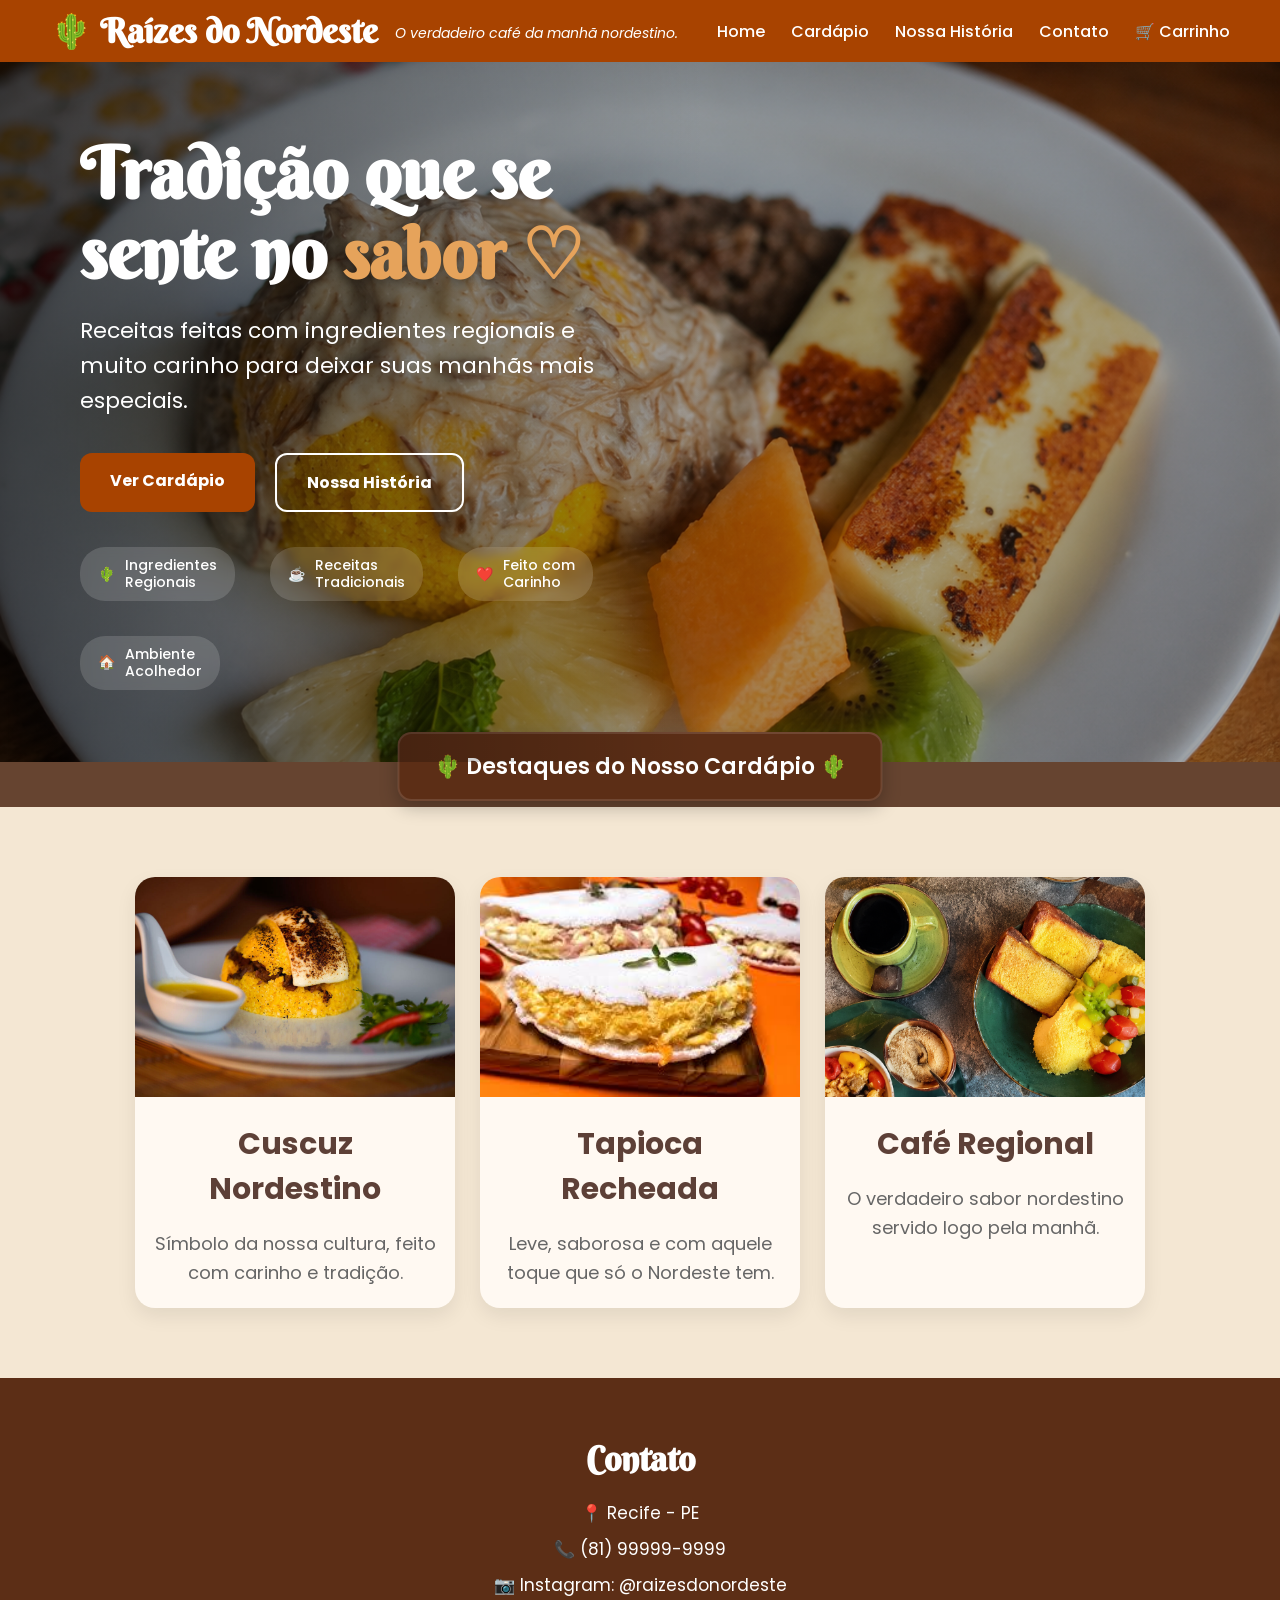
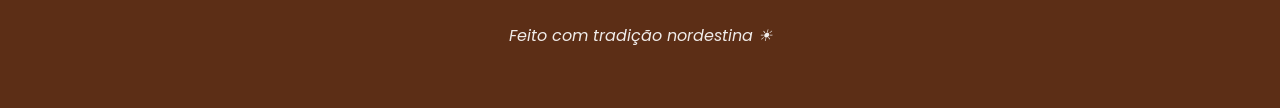
<file: index.html>
<!DOCTYPE html>
<html lang="pt-BR">

<head>
  <meta charset="UTF-8">
  <meta name="viewport" content="width=device-width, initial-scale=1.0">

  <title>Raízes do Nordeste</title>

  <link rel="stylesheet" href="css/style.css">

  <link rel="preconnect" href="https://fonts.googleapis.com">
  <link rel="preconnect" href="https://fonts.gstatic.com" crossorigin>

  <link href="https://fonts.googleapis.com/css2?family=Berkshire+Swash&family=Poppins:wght@300;400;500;600&display=swap" rel="stylesheet">

</head>

<body>

  <header>

    <h1>🌵 Raízes do Nordeste</h1>
<p class="slogan">O verdadeiro café da manhã nordestino.</p>
   
<nav>
  <a href="index.html">Home</a>
  <a href="cardapio.html">Cardápio</a>
  <a href="historia.html">Nossa História</a>
  <a href="contato.html">Contato</a>
  <a href="carrinho.html">🛒 Carrinho</a>
</nav>

  </header>

  <section class="hero">

  <div class="hero-conteudo">

    <h2>
  Tradição que se sente no
  <span class="palavra-sabor">
    sabor ♡
  </span>
</h2>

    <p>
      Receitas feitas com ingredientes regionais e muito carinho
      para deixar suas manhãs mais especiais.
    </p>

    <div class="hero-botoes">
      <a href="cardapio.html" class="btn-principal">Ver Cardápio</a>
      <a href="historia.html" class="btn-secundario">Nossa História</a>
    </div>
   <div class="hero-info">

  <div class="info-item">
    🌵
    <span>Ingredientes<br>Regionais</span>
  </div>

  <div class="info-item">
    ☕
    <span>Receitas<br>Tradicionais</span>
  </div>

  <div class="info-item">
    ❤️
    <span>Feito com<br>Carinho</span>
  </div>

  <div class="info-item">
    🏠
    <span>Ambiente<br>Acolhedor</span>
  </div>

</div>
</div>

  </div>

</section>

  <section class="transicao">

    <div class="botao-destaque">
🌵 Destaques do Nosso Cardápio 🌵
</div>

  </section>

  <section class="especialidades">

    <div class="cards">

      <div class="card">

        <img src="imagens/cuzcuz.jpg">

        <h3>Cuscuz Nordestino</h3>

        <p>
          Símbolo da nossa cultura, feito com carinho e tradição.
        </p>

      </div>

      <div class="card">

        <img src="imagens/tapioca.jpg">

        <h3>Tapioca Recheada</h3>

        <p>
          Leve, saborosa e com aquele toque que só o Nordeste tem.
        </p>

      </div>

      <div class="card">

        <img src="imagens/cafe.png">

        <h3>Café Regional</h3>

        <p>
          O verdadeiro sabor nordestino servido logo pela manhã.
        </p>

      </div>

    </div>

  </section>

  <footer>

    <h2>Contato</h2>

    <p>📍 Recife - PE</p>

    <p>📞 (81) 99999-9999</p>

    <p>📷 Instagram: @raizesdonordeste</p>

    <span>
      Feito com tradição nordestina ☀
    </span>

  </footer>

</body>
</html>
</file>
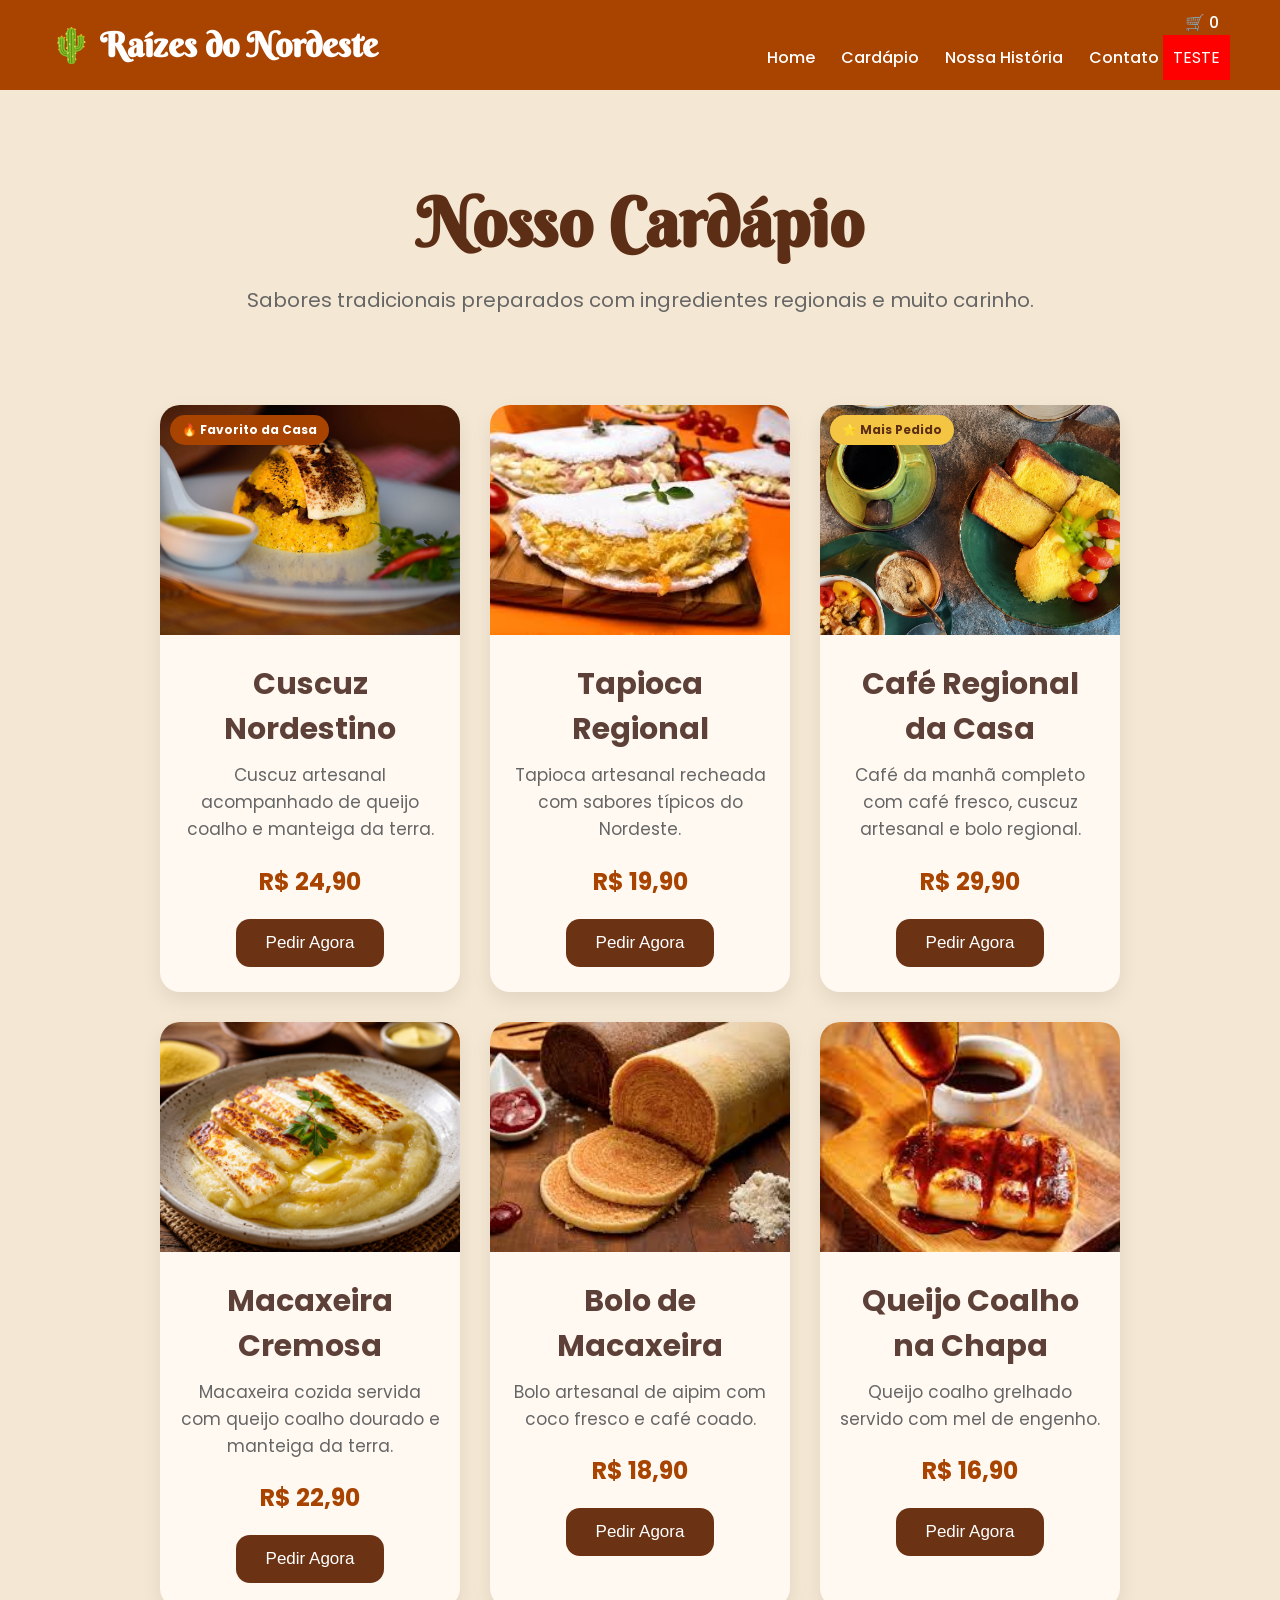
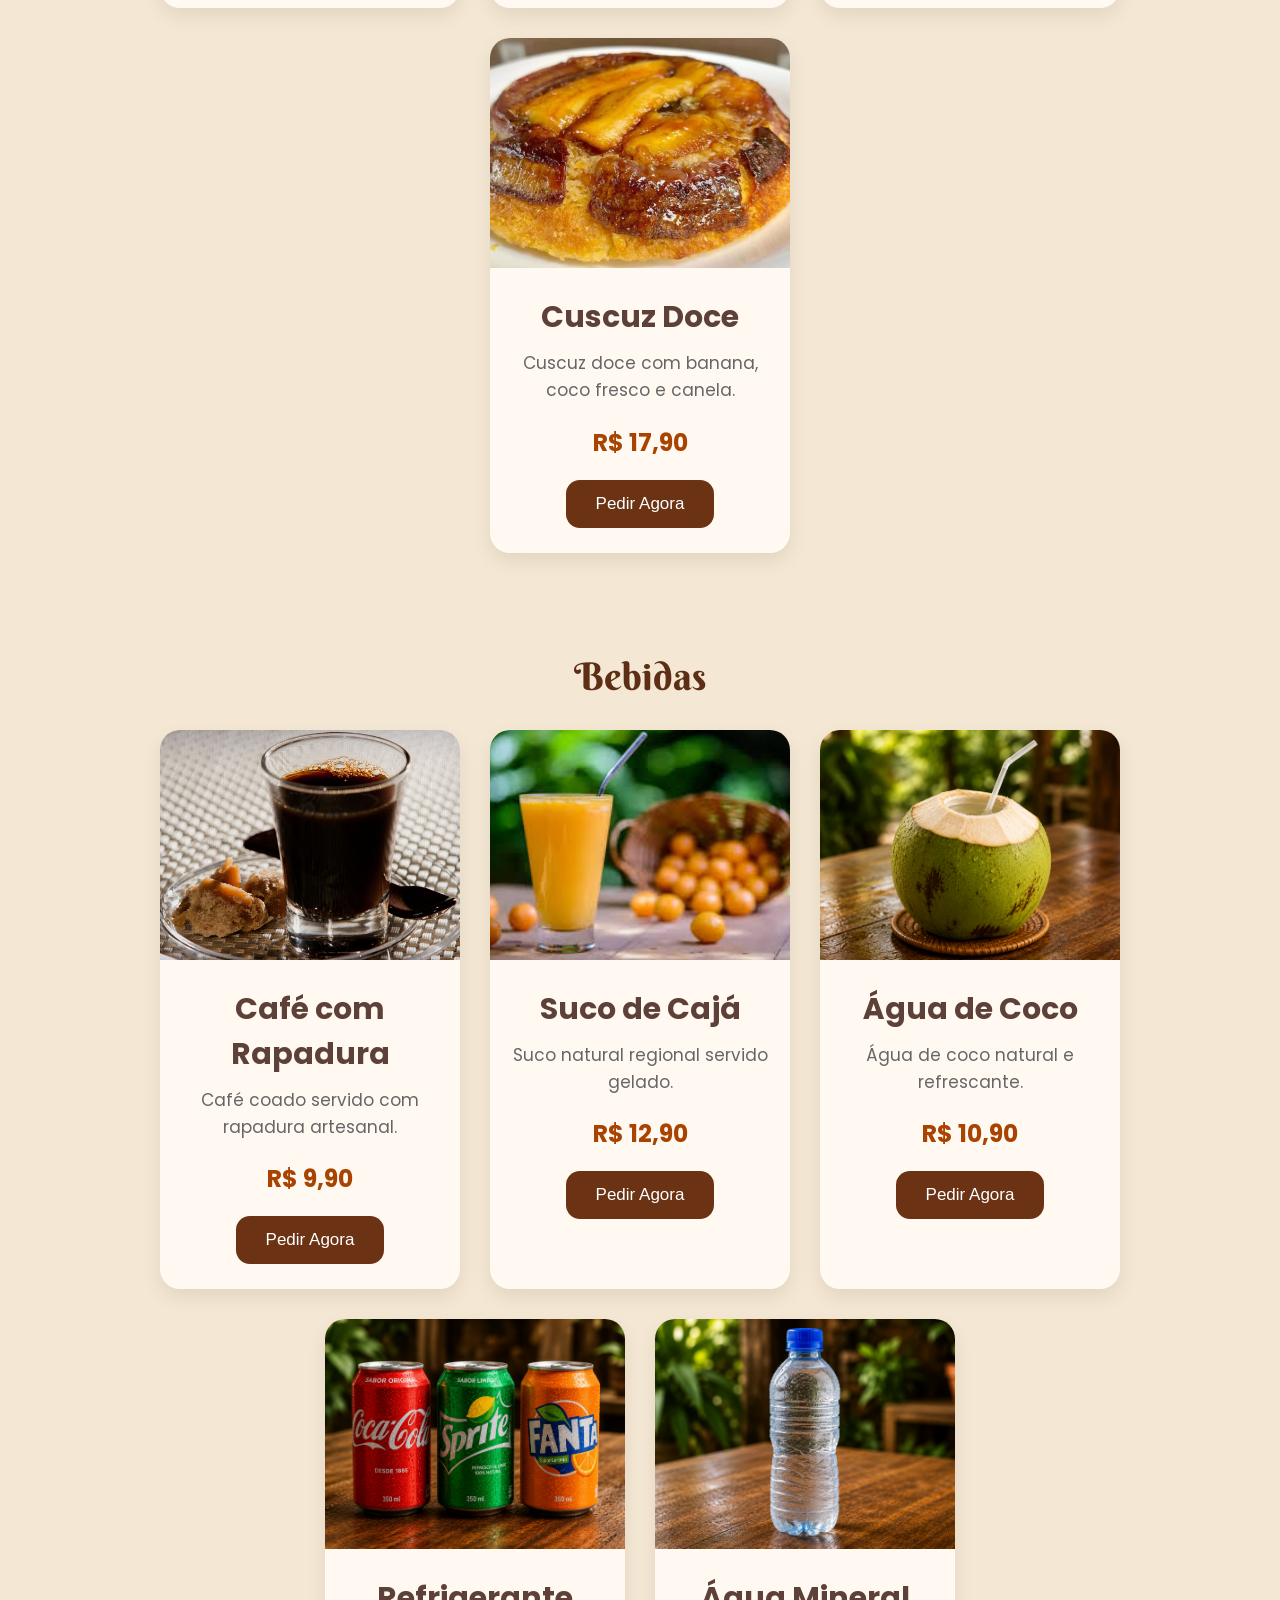
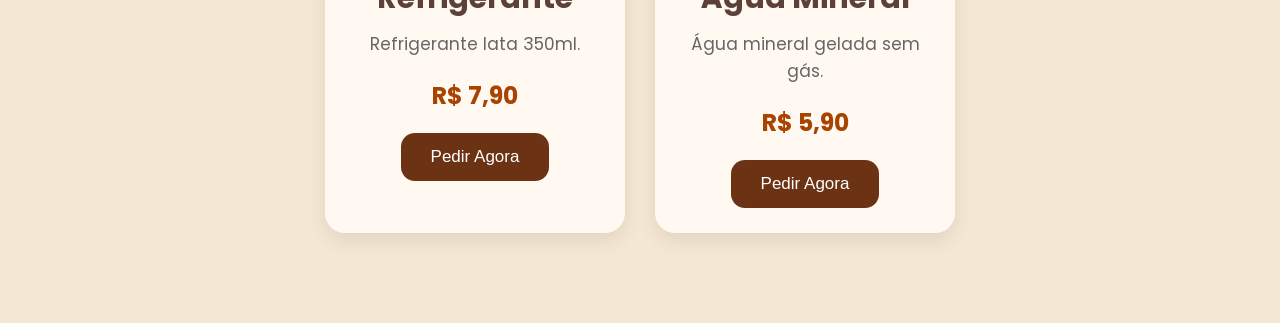
<file: cardapio.html>
<!DOCTYPE html>
<html lang="pt-BR">

<head>
  <meta charset="UTF-8">
  <meta name="viewport" content="width=device-width, initial-scale=1.0">

  <title>Cardápio | Raízes do Nordeste</title>

  <link rel="stylesheet" href="css/cardapio.css">

  <link rel="preconnect" href="https://fonts.googleapis.com">
  <link rel="preconnect" href="https://fonts.gstatic.com" crossorigin>

  <link href="https://fonts.googleapis.com/css2?family=Berkshire+Swash&family=Poppins:wght@300;400;500;600&display=swap" rel="stylesheet">
</head>

<body>

  <header>

    <h1>🌵 Raízes do Nordeste</h1>

   <nav>
  <a href="index.html">Home</a>
  <a href="cardapio.html">Cardápio</a>
  <a href="historia.html">Nossa História</a>
  <a href="contato.html">Contato</a>
<div class="carrinho-hover">

  <a href="carrinho.html" class="icone-carrinho">
    🛒 <span id="contador-carrinho">0</span>
  </a>
  <div style="background:red;color:white;padding:10px;">
TESTE
</div>

  <div class="mini-carrinho">

    <h4>Seu Carrinho</h4>

    <p>Clique para visualizar os itens</p>

    <a href="carrinho.html" class="btn-mini">
      Ver Carrinho
    </a>

  </div>

</div>
</nav>
  </header>

  <section class="titulo-cardapio">

    <h2>Nosso Cardápio</h2>

    <p>
      Sabores tradicionais preparados com ingredientes regionais e muito carinho.
    </p>

  </section>

  <section class="categoria">

    <div class="cards">

      <div class="card">

        <div class="selo favorito">
          🔥 Favorito da Casa
        </div>

        <img src="imagens/cuzcuz.jpg">

        <h3>Cuscuz Nordestino</h3>

        <p>
          Cuscuz artesanal acompanhado de queijo coalho e manteiga da terra.
        </p>

        <span>R$ 24,90</span>

      <button onclick="adicionarCarrinho('Cuscuz Nordestino')">
        Pedir Agora
      </button>

      </div>

      <div class="card">

        <img src="imagens/tapioca.jpg">

        <h3>Tapioca Regional</h3>

        <p>
          Tapioca artesanal recheada com sabores típicos do Nordeste.
        </p>

        <span>R$ 19,90</span>

        <button onclick="adicionarCarrinho('Tapioca Regional')">
         Pedir Agora
        </button>

      </div>

      <div class="card">

        <div class="selo mais-pedido">
          ⭐ Mais Pedido
        </div>

        <img src="imagens/cafe.png">

        <h3>Café Regional da Casa</h3>

        <p>
          Café da manhã completo com café fresco, cuscuz artesanal e bolo regional.
        </p>

        <span>R$ 29,90</span>

        <button onclick="adicionarCarrinho('Café Regional da Casa')">
         Pedir Agora
        </button>

      </div>

      <div class="card">

        <img src="imagens/macaxeira.jpg.png">

        <h3>Macaxeira Cremosa</h3>

        <p>
          Macaxeira cozida servida com queijo coalho dourado e manteiga da terra.
        </p>

        <span>R$ 22,90</span>

        <button onclick="adicionarCarrinho('Macaxeira Cremosa')">
         Pedir Agora
       </button>
      </div>

      <div class="card">

        <img src="imagens/bolo.jpg">

        <h3>Bolo de Macaxeira</h3>

        <p>
          Bolo artesanal de aipim com coco fresco e café coado.
        </p>

        <span>R$ 18,90</span>

        <button onclick="adicionarCarrinho('Bolo de Macaxeira')">
        Pedir Agora
        </button>

      </div>

      <div class="card">

        <img src="imagens/queijo.jpg">

        <h3>Queijo Coalho na Chapa</h3>

        <p>
          Queijo coalho grelhado servido com mel de engenho.
        </p>

        <span>R$ 16,90</span>

        <button onclick="adicionarCarrinho('Queijo Coalho na Chapa')">
          Pedir Agora
        </button>

      </div>

      <div class="card">

        <img src="imagens/cuscuzdoce.jpg.webp">

        <h3>Cuscuz Doce</h3>

        <p>
          Cuscuz doce com banana, coco fresco e canela.
        </p>

        <span>R$ 17,90</span>

        <button onclick="adicionarCarrinho('Cuscuz Doce')">
        Pedir Agora
        </button>

      </div>

    </div>

  </section>

  <section class="titulo-bebidas">

    <h2>Bebidas</h2>

  </section>

  <section class="categoria">

    <div class="cards">

      <div class="card">

        <img src="imagens/cafecomrapadura.jpg">

        <h3>Café com Rapadura</h3>

        <p>
          Café coado servido com rapadura artesanal.
        </p>

        <span>R$ 9,90</span>

        <button onclick="adicionarCarrinho('Café com Rapadura')">
         Pedir Agora
        </button>

      </div>

      <div class="card">

        <img src="imagens/caja.jpg">

        <h3>Suco de Cajá</h3>

        <p>
          Suco natural regional servido gelado.
        </p>

        <span>R$ 12,90</span>

        <button onclick="adicionarCarrinho('Suco de Cajá')">
         Pedir Agora
         </button>

      </div>

      <div class="card">

        <img src="imagens/coco.jpg.png">

        <h3>Água de Coco</h3>

        <p>
          Água de coco natural e refrescante.
        </p>

        <span>R$ 10,90</span>

        <button onclick="adicionarCarrinho('Água de Coco')">
         Pedir Agora
        </button>

      </div>

      <div class="card">

        <img src="imagens/refrigerante.jpg.png">

        <h3>Refrigerante</h3>

        <p>
          Refrigerante lata 350ml.
        </p>

        <span>R$ 7,90</span>

        <button onclick="adicionarCarrinho('Refrigerante')">
         Pedir Agora
        </button>

      </div>

      <div class="card">

        <img src="imagens/agua.jpg.png">

        <h3>Água Mineral</h3>

        <p>
          Água mineral gelada sem gás.
        </p>

        <span>R$ 5,90</span>

       <button onclick="adicionarCarrinho('Água Mineral')">
        Pedir Agora
       </button>

      </div>

    </div>

  </section>
  
  <div id="mensagem-carrinho" class="mensagem-carrinho">
  Item adicionado ao carrinho!
</div>

<script src="js/app.js"></script>
</body>

</html>
</file>
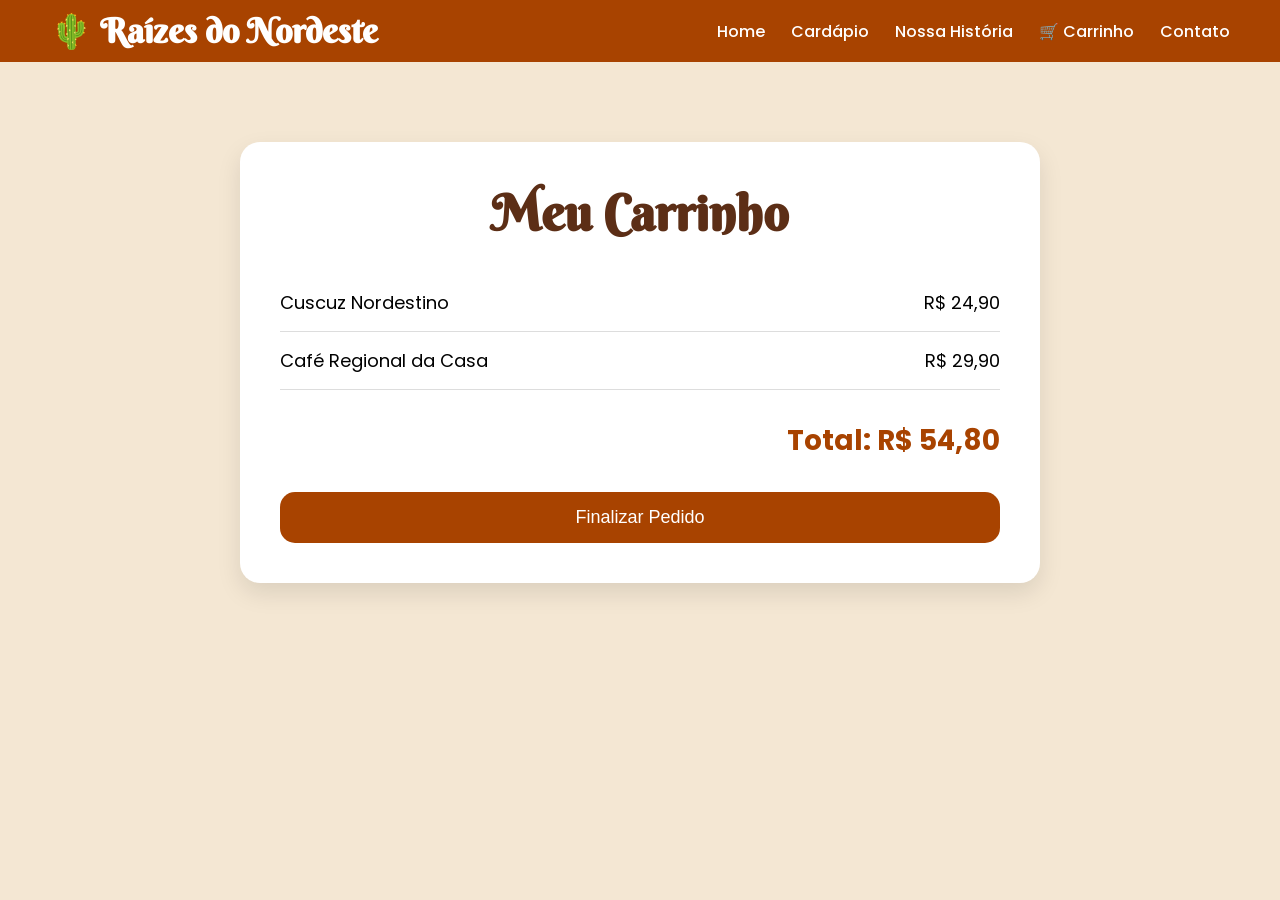
<file: carrinho.html>
<!DOCTYPE html>

<html lang="pt-BR">

<head>
<meta charset="UTF-8">
<meta name="viewport" content="width=device-width, initial-scale=1.0">

<title>Carrinho | Raízes do Nordeste</title>

<link rel="stylesheet" href="css/style.css">

<link rel="preconnect" href="https://fonts.googleapis.com">
<link rel="preconnect" href="https://fonts.gstatic.com" crossorigin>

<link href="https://fonts.googleapis.com/css2?family=Berkshire+Swash&family=Poppins:wght@300;400;500;600&display=swap" rel="stylesheet">

<style>

body{
background:#F4E7D3;
font-family:'Poppins',sans-serif;
}

.carrinho{
max-width:800px;
margin:80px auto;
background:white;
padding:40px;
border-radius:20px;
box-shadow:0 10px 25px rgba(0,0,0,0.1);
}

.carrinho h2{
text-align:center;
font-size:50px;
color:#5C2E16;
font-family:'Berkshire Swash', cursive;
margin-bottom:30px;
}

.item{
display:flex;
justify-content:space-between;
padding:15px 0;
border-bottom:1px solid #ddd;
font-size:18px;
}

.total{
margin-top:30px;
text-align:right;
font-size:28px;
font-weight:bold;
color:#A84300;
}

.botao-finalizar{
display:block;
width:100%;
margin-top:30px;
padding:15px;
border:none;
border-radius:15px;
background:#A84300;
color:white;
font-size:18px;
cursor:pointer;
}

.botao-finalizar:hover{
opacity:0.9;
}

</style>

</head>

<body>

<header>

<h1>🌵 Raízes do Nordeste</h1>

<nav>
<a href="index.html">Home</a>
<a href="cardapio.html">Cardápio</a>
<a href="historia.html">Nossa História</a>
<a href="carrinho.html">🛒 Carrinho</a>
<a href="contato.html">Contato</a>
</nav>

</header>

<section class="carrinho">

<h2>Meu Carrinho</h2>

<div class="item">
<span>Cuscuz Nordestino</span>
<span>R$ 24,90</span>
</div>

<div class="item">
<span>Café Regional da Casa</span>
<span>R$ 29,90</span>
</div>

<div class="total">
Total: R$ 54,80
</div>

<button class="botao-finalizar" onclick="window.location.href='pagamento.html'">
Finalizar Pedido
</button>

</section>

<script>

const produtos =
JSON.parse(localStorage.getItem("carrinho")) || [];

const lista =
document.getElementById("lista-carrinho");

let total = 0;

produtos.forEach(produto => {

    const item =
    document.createElement("div");

    item.className = "item";

    item.innerHTML = `
        <span>${produto}</span>
        <span>R$ 10,00</span>
    `;

    lista.appendChild(item);

    total += 10;

});

document.getElementById("total-carrinho")
.innerHTML = `Total: R$ ${total},00`;

</script>


</body>

</html>
</file>
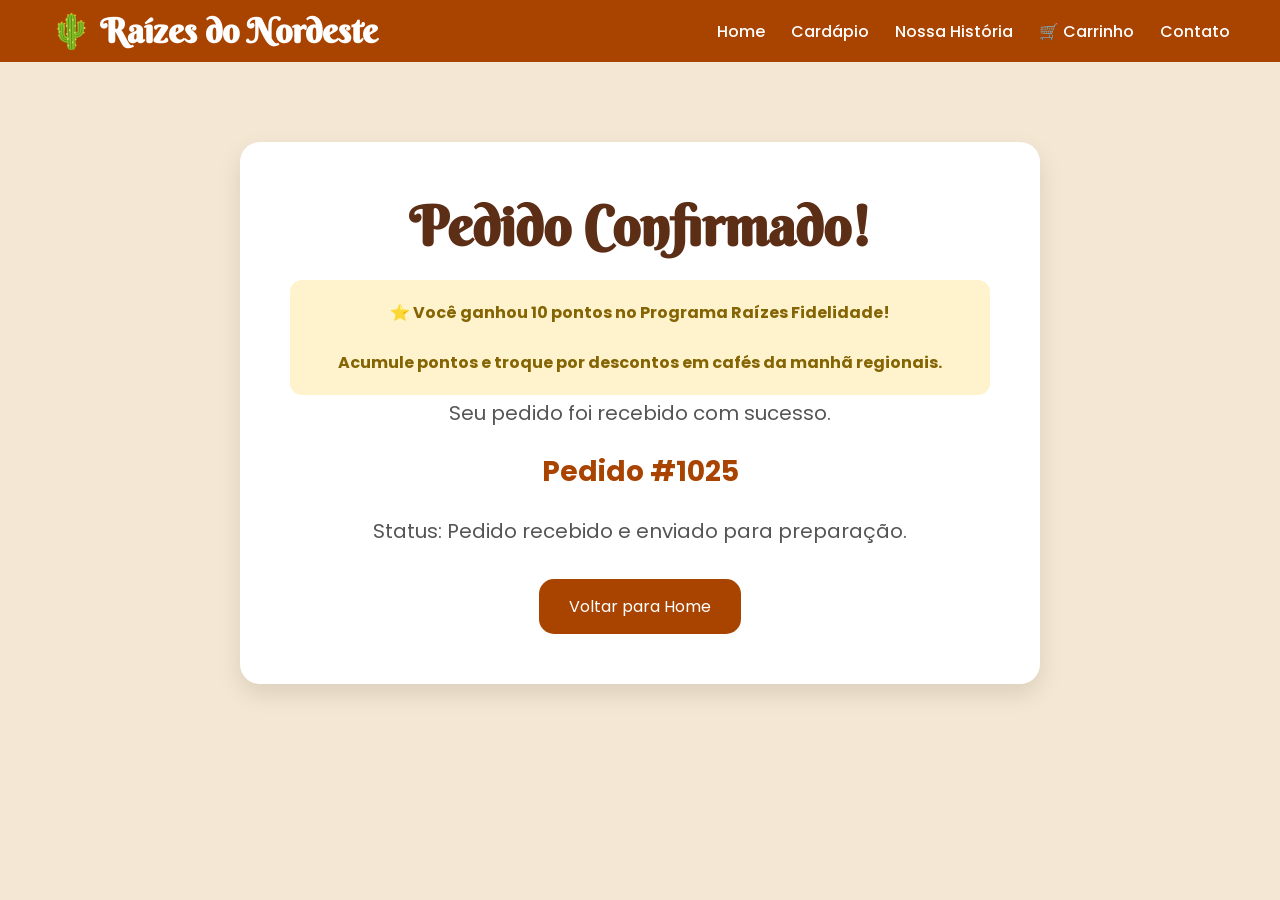
<file: confirmado.html>
<!DOCTYPE html>

<html lang="pt-BR">

<head>
<meta charset="UTF-8">
<meta name="viewport" content="width=device-width, initial-scale=1.0">

<title>Pedido Confirmado | Raízes do Nordeste</title>

<link rel="stylesheet" href="css/style.css">

<link rel="preconnect" href="https://fonts.googleapis.com">
<link rel="preconnect" href="https://fonts.gstatic.com" crossorigin>

<link href="https://fonts.googleapis.com/css2?family=Berkshire+Swash&family=Poppins:wght@300;400;500;600&display=swap" rel="stylesheet">

<style>

body{
background:#F4E7D3;
font-family:'Poppins',sans-serif;
}

.confirmacao{
max-width:800px;
margin:80px auto;
background:white;
padding:50px;
border-radius:20px;
text-align:center;
box-shadow:0 10px 25px rgba(0,0,0,0.1);
}

.confirmacao h2{
font-size:55px;
color:#5C2E16;
font-family:'Berkshire Swash', cursive;
margin-bottom:20px;
}

.confirmacao p{
font-size:20px;
line-height:1.8;
color:#555;
}

.numero{
font-size:28px;
font-weight:bold;
color:#A84300;
margin:20px 0;
}

.botao-home{
display:inline-block;
margin-top:30px;
padding:15px 30px;
background:#A84300;
color:white;
text-decoration:none;
border-radius:15px;
}

</style>

</head>

<body>

<header>

<h1>🌵 Raízes do Nordeste</h1>

<nav>
<a href="index.html">Home</a>
<a href="cardapio.html">Cardápio</a>
<a href="historia.html">Nossa História</a>
<a href="carrinho.html">🛒 Carrinho</a>
<a href="contato.html">Contato</a>
</nav>

</header>

<section class="confirmacao">

<h2>Pedido Confirmado!</h2>

<div style="
background:#FFF3CD;
padding:20px;
margin-top:20px;
border-radius:12px;
font-weight:bold;
color:#856404;
">

⭐ Você ganhou 10 pontos no Programa Raízes Fidelidade!

<br><br>

Acumule pontos e troque por descontos em cafés da manhã regionais.

</div>

<p>
Seu pedido foi recebido com sucesso.
</p>

<div class="numero">
Pedido #1025
</div>

<p>
Status: Pedido recebido e enviado para preparação.
</p>

<a class="botao-home" href="index.html">
Voltar para Home
</a>

</section>

</body>

</html>
</file>
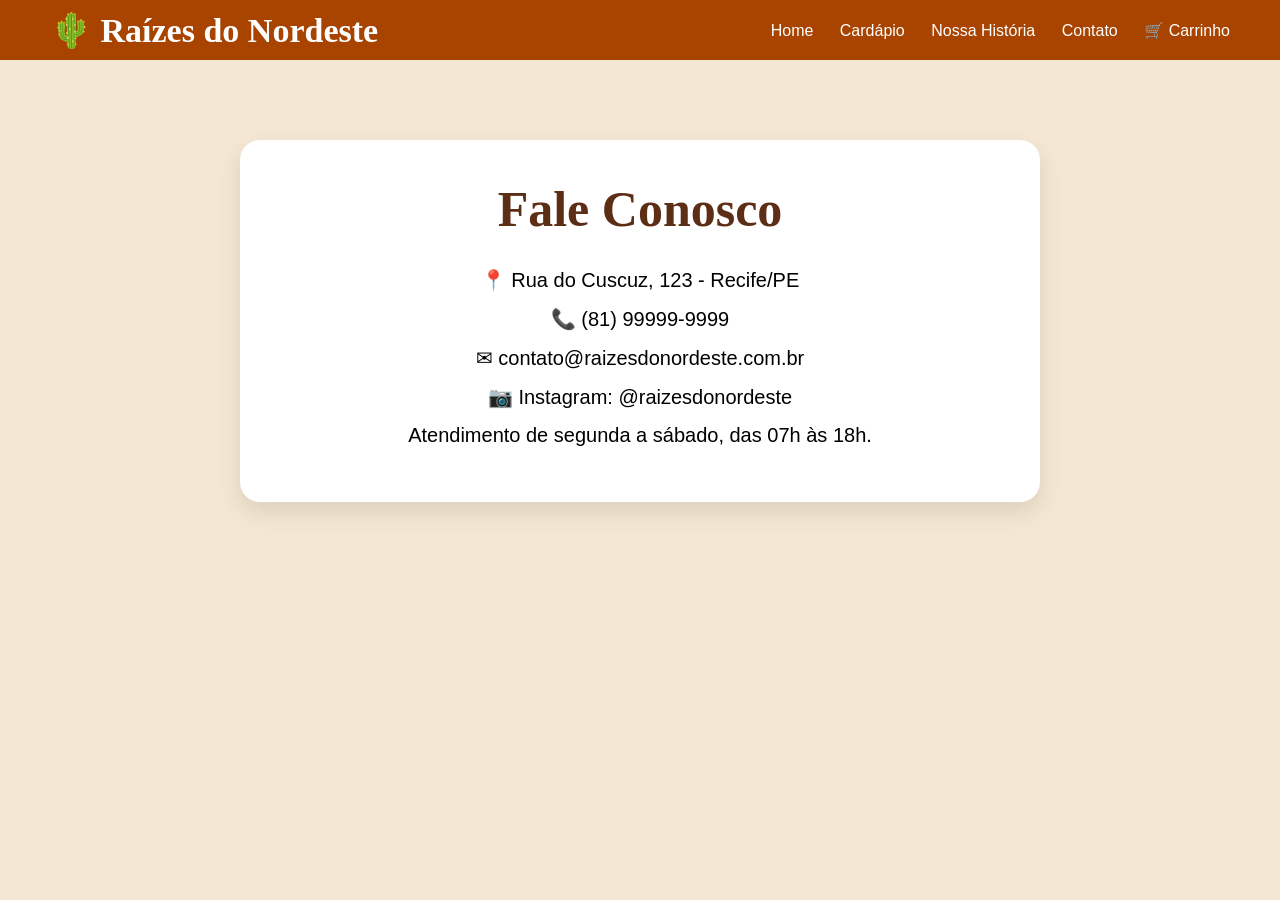
<file: contato.html>
<!DOCTYPE html>

<html lang="pt-BR">

<head>
<meta charset="UTF-8">
<meta name="viewport" content="width=device-width, initial-scale=1.0">

<title>Contato | Raízes do Nordeste</title>

<link rel="stylesheet" href="css/style.css">

<style>

body{
background:#F4E7D3;
font-family:'Poppins', sans-serif;
}

.contato{
max-width:800px;
margin:80px auto;
background:white;
padding:40px;
border-radius:20px;
box-shadow:0 10px 25px rgba(0,0,0,0.1);
text-align:center;
}

.contato h2{
font-size:50px;
color:#5C2E16;
margin-bottom:30px;
font-family:'Berkshire Swash', cursive;
}

.contato p{
font-size:20px;
margin:15px 0;
}

</style>

</head>

<body>

<header>

<h1>🌵 Raízes do Nordeste</h1>

<nav>
<a href="index.html">Home</a>
<a href="cardapio.html">Cardápio</a>
<a href="historia.html">Nossa História</a>
<a href="contato.html">Contato</a>
<a href="carrinho.html">🛒 Carrinho</a>
</nav>

</header>

<section class="contato">

<h2>Fale Conosco</h2>

<p>📍 Rua do Cuscuz, 123 - Recife/PE</p>

<p>📞 (81) 99999-9999</p>

<p>✉ contato@raizesdonordeste.com.br</p>

<p>📷 Instagram: @raizesdonordeste</p>

<p>
Atendimento de segunda a sábado,
das 07h às 18h.
</p>

</section>

</body>

</html>
</file>
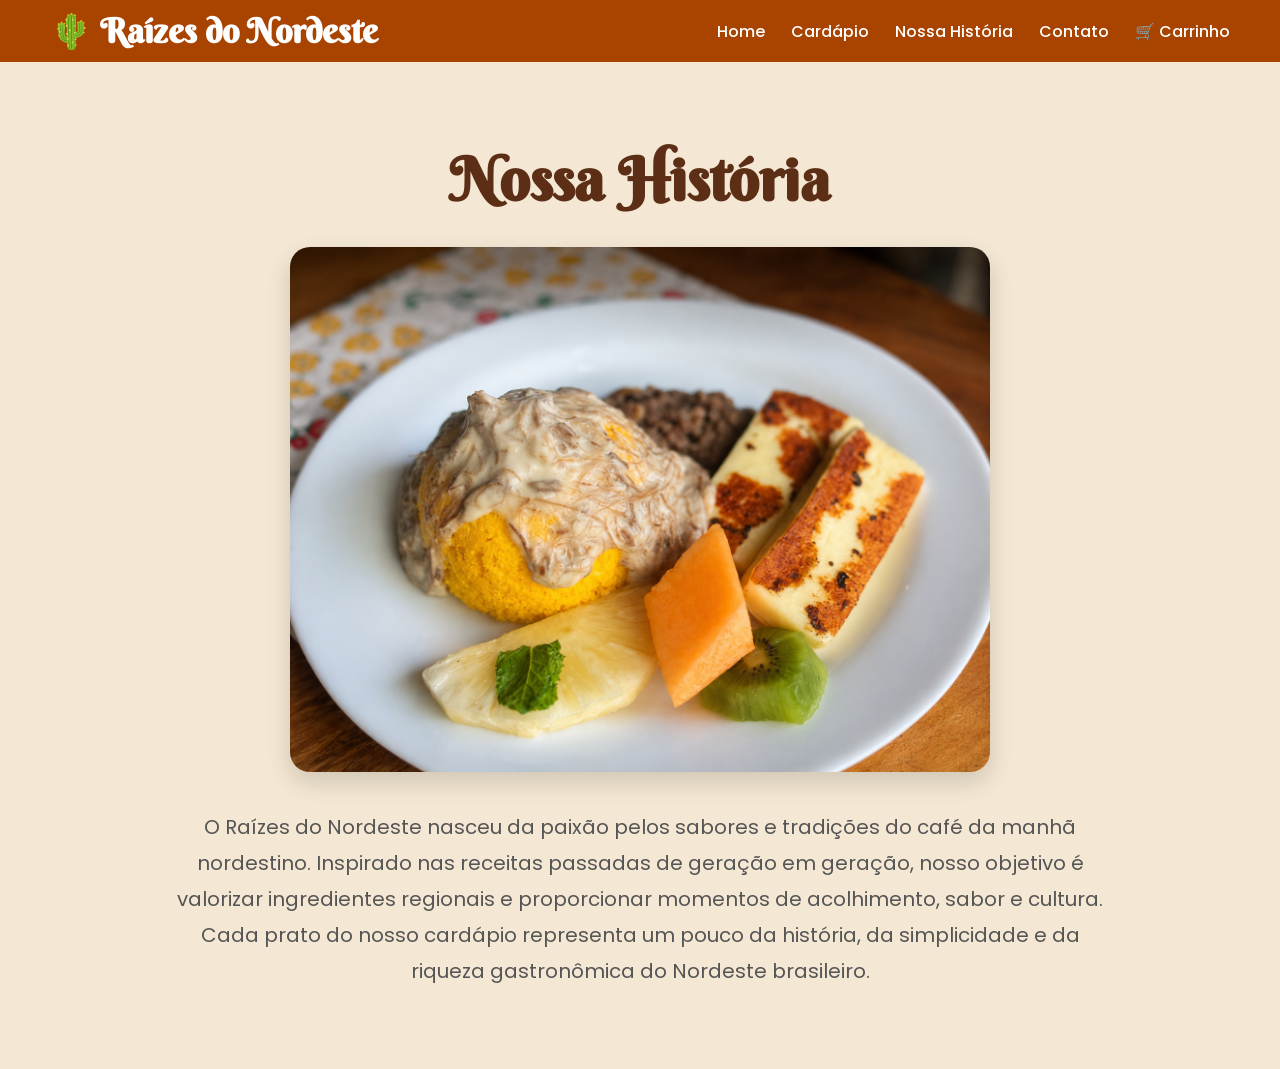
<file: historia.html>
<!DOCTYPE html>

<html lang="pt-BR">

<head>
<meta charset="UTF-8">
<meta name="viewport" content="width=device-width, initial-scale=1.0">

<title>Nossa História | Raízes do Nordeste</title>

<link rel="stylesheet" href="css/style.css">

<link rel="preconnect" href="https://fonts.googleapis.com">
<link rel="preconnect" href="https://fonts.gstatic.com" crossorigin>

<link href="https://fonts.googleapis.com/css2?family=Berkshire+Swash&family=Poppins:wght@300;400;500;600&display=swap" rel="stylesheet">

<style>

.historia{
max-width: 1000px;
margin: 80px auto;
padding: 0 30px;
text-align: center;
}

.historia h2{
font-size: 60px;
color: #5C2E16;
font-family: 'Berkshire Swash', cursive;
margin-bottom: 30px;
}

.historia img{
width: 100%;
max-width: 700px;
border-radius: 20px;
margin-bottom: 30px;
box-shadow: 0 10px 25px rgba(0,0,0,0.15);
}

.historia p{
font-size: 20px;
line-height: 1.8;
color: #555;
}

</style>

</head>

<body>

<header>

<h1>🌵 Raízes do Nordeste</h1>

<nav>
  <a href="index.html">Home</a>
  <a href="cardapio.html">Cardápio</a>
  <a href="historia.html">Nossa História</a>
  <a href="contato.html">Contato</a>
  <a href="carrinho.html">🛒 Carrinho</a>
</nav>

</header>

<section class="historia">

<h2>Nossa História</h2>

<img src="imagens/banner.png.png" alt="Mesa nordestina">

<p>
O Raízes do Nordeste nasceu da paixão pelos sabores e tradições do café da manhã nordestino.
Inspirado nas receitas passadas de geração em geração, nosso objetivo é valorizar ingredientes regionais e proporcionar momentos de acolhimento, sabor e cultura.
Cada prato do nosso cardápio representa um pouco da história, da simplicidade e da riqueza gastronômica do Nordeste brasileiro.
</p>

</section>

</body>

</html>
</file>
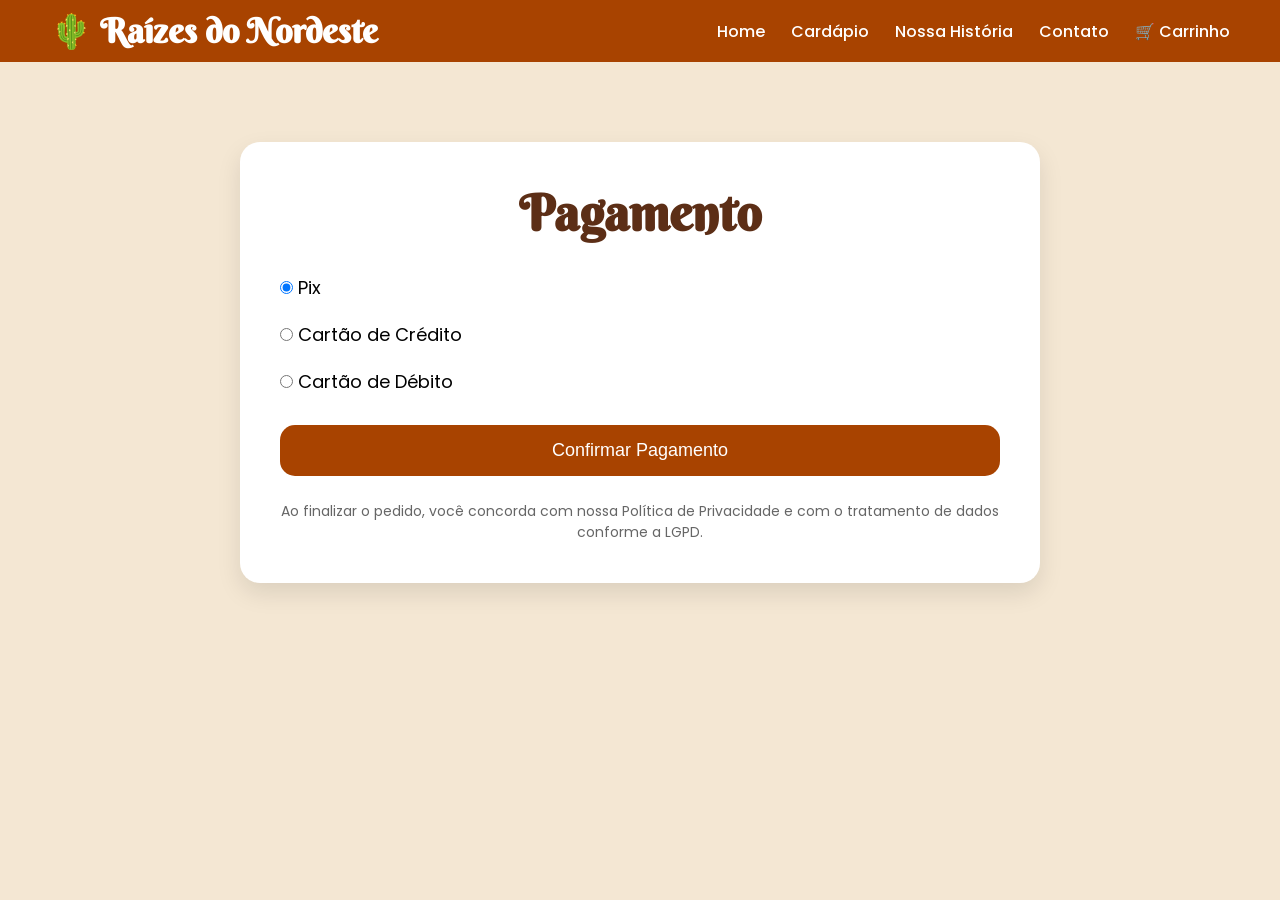
<file: pagamento.html>
<!DOCTYPE html>

<html lang="pt-BR">

<head>
<meta charset="UTF-8">
<meta name="viewport" content="width=device-width, initial-scale=1.0">

<title>Pagamento | Raízes do Nordeste</title>

<link rel="stylesheet" href="css/style.css">

<link rel="preconnect" href="https://fonts.googleapis.com">
<link rel="preconnect" href="https://fonts.gstatic.com" crossorigin>

<link href="https://fonts.googleapis.com/css2?family=Berkshire+Swash&family=Poppins:wght@300;400;500;600&display=swap" rel="stylesheet">

<style>

body{
background:#F4E7D3;
font-family:'Poppins',sans-serif;
}

.pagamento{
max-width:800px;
margin:80px auto;
background:white;
padding:40px;
border-radius:20px;
box-shadow:0 10px 25px rgba(0,0,0,0.1);
}

.pagamento h2{
text-align:center;
font-size:50px;
color:#5C2E16;
font-family:'Berkshire Swash', cursive;
margin-bottom:30px;
}

.metodo{
margin:20px 0;
font-size:18px;
}

.botao-pagar{
display:block;
width:100%;
margin-top:30px;
padding:15px;
border:none;
border-radius:15px;
background:#A84300;
color:white;
font-size:18px;
cursor:pointer;
}

.lgpd{
margin-top:25px;
font-size:14px;
color:#666;
text-align:center;
}

</style>

</head>

<body>

<header>

<h1>🌵 Raízes do Nordeste</h1>

<nav>
<a href="index.html">Home</a>
<a href="cardapio.html">Cardápio</a>
<a href="historia.html">Nossa História</a>
<a href="contato.html">Contato</a>
<a href="carrinho.html">🛒 Carrinho</a>
</nav>

</header>

<section class="pagamento">

<h2>Pagamento</h2>

<div class="metodo">
<input type="radio" name="pagamento" checked>
Pix
</div>

<div class="metodo">
<input type="radio" name="pagamento">
Cartão de Crédito
</div>

<div class="metodo">
<input type="radio" name="pagamento">
Cartão de Débito
</div>

<button class="botao-pagar" onclick="window.location.href='confirmado.html'">
Confirmar Pagamento
</button>

<p class="lgpd">
Ao finalizar o pedido, você concorda com nossa Política de Privacidade e com o tratamento de dados conforme a LGPD.
</p>

</section>

</body>

</html>
</file>
<file: css/style.css>
*{
  margin: 0;
  padding: 0;
  box-sizing: border-box;
}

body{
  font-family: 'Poppins', sans-serif;

  background: #F4E7D3;
}

/* HEADER */

header{
  display: flex;

  justify-content: space-between;

  align-items: center;

  padding: 10px 50px;

  background: #A84300;
}

header h1{
  color: white;

  font-size: 34px;

  font-family: 'Berkshire Swash', cursive;
}

nav a{
  margin-left: 22px;

  text-decoration: none;

  color: white;

  font-weight: 500;

  font-size: 16px;

  transition: 0.3s;
}

nav a:hover{
  opacity: 0.7;
}

/* HERO */

.hero{
  height: 580px;

  background-image: url('../imagens/banner.png.png');

  background-size: cover;

  background-position: center;

  background-repeat: no-repeat;

  position: relative;

   overflow: hidden;
}

.hero::before{

  content: "";

  position: absolute;

  top: 0;
  left: 0;

  width: 55%;
  height: 100%;

  background: linear-gradient(
    to right,
    rgba(0,0,0,0.55),
    rgba(0,0,0,0)
  );

  z-index: 1;
}

/* TRANSIÇÃO */

.transicao{
  height: 45px;

  background: rgba(78, 40, 20, 0.85);

  position: relative;
}

/* BOTÃO */

.botao-destaque{
  position: absolute;

  left: 50%;

  top: -30px;

  transform: translateX(-50%);

  background: #5C2E16;

  color: white;

  padding: 16px 34px;

  border-radius: 14px;

  font-size: 22px;

  font-weight: 600;

  box-shadow: 0 6px 18px rgba(0,0,0,0.25);

  border: 2px solid rgba(255,255,255,0.12);

  transition: 0.3s;
}

.botao-destaque:hover{
  background: #A84300;
}

/* ESPECIALIDADES */

.especialidades{
  padding: 70px 80px;

  background: #F4E7D3;
}

.cards{
  display: flex;

  justify-content: center;

  gap: 25px;

  flex-wrap: wrap;
}

.card{
  background: #FFF9F2;

  width: 320px;

  border-radius: 20px;

  overflow: hidden;

  box-shadow: 0 8px 20px rgba(0,0,0,0.08);

  transition: 0.4s;

  text-align: center;
}

.card:hover{
  transform: translateY(-10px);
}

.card img{
  width: 100%;

  height: 220px;

  object-fit: cover;
}

.card h3{
  font-size: 30px;

  margin: 18px;

  color: #5D4037;
}

.card p{
  margin: 0 18px 20px;

  line-height: 1.6;

  color: #666;

  font-size: 18px;
}

.card a{
  display: inline-block;

  margin-bottom: 25px;

  color: #A84300;

  text-decoration: none;

  font-weight: bold;
}

/* FOOTER */

footer{
  background: #5C2E16;

  color: white;

  text-align: center;

  padding: 60px 20px;
}

footer h2{
  font-size: 34px;

  margin-bottom: 20px;

  font-family: 'Berkshire Swash', cursive;
}

footer p{
  margin-bottom: 10px;

  font-size: 17px;
}

footer span{
  display: block;

  margin-top: 25px;

  font-style: italic;

  opacity: 0.9;
}
.slogan{
  color: white;
  font-size: 14px;
  font-style: italic;
  margin-top: 5px;
}
.hero{
  height: 700px;

  background:
    linear-gradient(
      rgba(0,0,0,0.35),
      rgba(0,0,0,0.35)
    ),
    url('../imagens/banner.png.png');

  background-size: cover;
  background-position: center;

  display: flex;

  align-items: center;

  padding-left: 80px;
}

.hero-conteudo{
  max-width: 550px;

  color: white;
}

.hero-conteudo h2{
  font-size: 72px;

  line-height: 1.1;

  margin-bottom: 20px;

  font-family: 'Berkshire Swash', cursive;
}

.hero-conteudo p{
  font-size: 22px;

  line-height: 1.6;

  margin-bottom: 35px;
}

.hero-conteudo{
  position: relative;
  z-index: 2;
}

.hero-botoes{
  display: flex;

  gap: 20px;
}

.btn-principal,
.btn-secundario{

  padding: 15px 30px;

  border-radius: 12px;

  text-decoration: none;

  font-weight: bold;

  transition: 0.3s;
}

.btn-principal{
  background: #A84300;

  color: white;
}

.btn-principal:hover{
  transform: translateY(-3px);
}

.btn-secundario{
  border: 2px solid white;

  color: white;
}

.btn-secundario:hover{
  background: white;

  color: #5C2E16;
}

.palavra-sabor{

  display: inline;

  color: #E6A35B;

  font-size: 70px;

  font-family: 'Berkshire Swash', cursive;

  text-shadow: 0 4px 10px rgba(0,0,0,0.3);
}
.hero-info{

  display: flex;

  gap: 35px;

  margin-top: 35px;

  flex-wrap: wrap;
}

.info-item{

  display: flex;

  align-items: center;

  gap: 10px;

  color: white;

  font-size: 14px;

  font-weight: 500;
}

.info-item span{
  line-height: 1.2;
}

.hero-info div{

  background: rgba(255,255,255,0.15);

  backdrop-filter: blur(5px);

  padding: 10px 18px;

  border-radius: 25px;
}
</file>
<file: css/cardapio.css>
*{
  margin: 0;
  padding: 0;
  box-sizing: border-box;
}

body{
  font-family: 'Poppins', sans-serif;

  background: #F4E7D3;
}

/* HEADER */

header{
  display: flex;

  justify-content: space-between;

  align-items: center;

  padding: 10px 50px;

  background: #A84300;

  position: sticky;

  top: 0;

  z-index: 1000;
}

header h1{
  color: white;

  font-size: 34px;

  font-family: 'Berkshire Swash', cursive;
}

nav a{
  margin-left: 22px;

  text-decoration: none;

  color: white;

  font-weight: 500;

  font-size: 16px;

  transition: 0.3s;
}

nav a:hover{
  opacity: 0.7;

  transform: scale(1.05);
}

/* TÍTULO */

.titulo-cardapio{
  text-align: center;

  padding: 90px 20px 50px;
}

.titulo-cardapio h2{
  font-size: 68px;

  color: #5C2E16;

  margin-bottom: 20px;

  font-family: 'Berkshire Swash', cursive;

  text-align: center;
}

.titulo-cardapio p{
  color: #666;

  font-size: 20px;
}

/* CARDS */

.cards{
  display: flex;

  justify-content: center;

  gap: 30px;

  flex-wrap: wrap;

  padding: 40px 70px 90px;
}

.card{
  background: #FFF9F2;

  width: 300px;

  border-radius: 20px;

  overflow: hidden;

  box-shadow: 0 8px 20px rgba(0,0,0,0.08);

  transition: 0.4s;

  text-align: center;

  cursor: pointer;
}

.card:hover{
  transform: translateY(-12px);

  box-shadow: 0 18px 35px rgba(0,0,0,0.15);
}

.card img{
  width: 100%;

  height: 230px;

  object-fit: cover;

  transition: 0.4s;
}

.card:hover img{
  transform: scale(1.05);
}

.card h3{
  font-size: 30px;

  margin: 20px 18px 10px;

  color: #5D4037;
}

.card p{
  margin: 0 20px 20px;

  line-height: 1.6;

  color: #666;

  font-size: 17px;
}

.card span{
  display: block;

  font-size: 24px;

  font-weight: bold;

  color: #A84300;

  margin-bottom: 20px;
}

/* BOTÃO */

.card button{
  margin-bottom: 25px;

  padding: 14px 30px;

  border: none;

  background: #6B3214;

  color: white;

  border-radius: 14px;

  font-size: 17px;

  cursor: pointer;

  transition: 0.3s;
}

.card button:hover{
  background: #A84300;

  transform: scale(1.05);
}

/* TÍTULO BEBIDAS */

.titulo-bebidas{
  text-align: center;

  margin-top: 10px;

  margin-bottom: -10px;
}

.titulo-bebidas h2{
  font-size: 38px;

  color: #5C2E16;

  font-family: 'Berkshire Swash', cursive;

  font-weight: normal;
}
.card{
  position: relative;
}

.selo{
  position: absolute;

  top: 10px;
  left: 10px;

  padding: 6px 12px;

  border-radius: 20px;

  font-size: 12px;

  font-weight: bold;

  z-index: 10;
}

.mais-pedido{
  background: #f4c542;
  color: #5C2E16;
}

.favorito{
  background: #A84300;
  color: white;
}
.mensagem-carrinho{
  position: fixed;

  top: 100px;
  right: 20px;

  background: #2E7D32;

  color: white;

  padding: 15px 25px;

  border-radius: 12px;

  font-weight: bold;

  box-shadow: 0 5px 15px rgba(0,0,0,0.2);

  opacity: 0;

  transform: translateY(-20px);

  transition: 0.4s;

  z-index: 9999;
}

.mensagem-carrinho.mostrar{
  opacity: 1;

  transform: translateY(0);
}header{
  position: sticky;
  top: 0;
  z-index: 99999 !important;
}

nav{
  position: relative;
  z-index: 100000 !important;
}
.carrinho-hover{
  position: relative;
  display: inline-block;
}

.mini-carrinho{
  position: fixed;

  top: 80px;
  right: 30px;

  width: 250px;

  background: white;

  padding: 20px;

  border-radius: 15px;

  box-shadow: 0 10px 25px rgba(0,0,0,0.15);

  opacity: 0;

  visibility: hidden;

  transform: translateY(10px);

  transition: 0.3s;

  z-index: 99999;
}

.carrinho-hover:hover .mini-carrinho{

  opacity: 1;

  visibility: visible;

  transform: translateY(0);
}

.mini-carrinho h4{
  color: #5C2E16;
  margin-bottom: 10px;
}


.btn-mini{

  display: block;

  text-align: center;

  background: #A84300;

  color: white;

  text-decoration: none;

  padding: 10px;

  border-radius: 10px;
}
</file>
